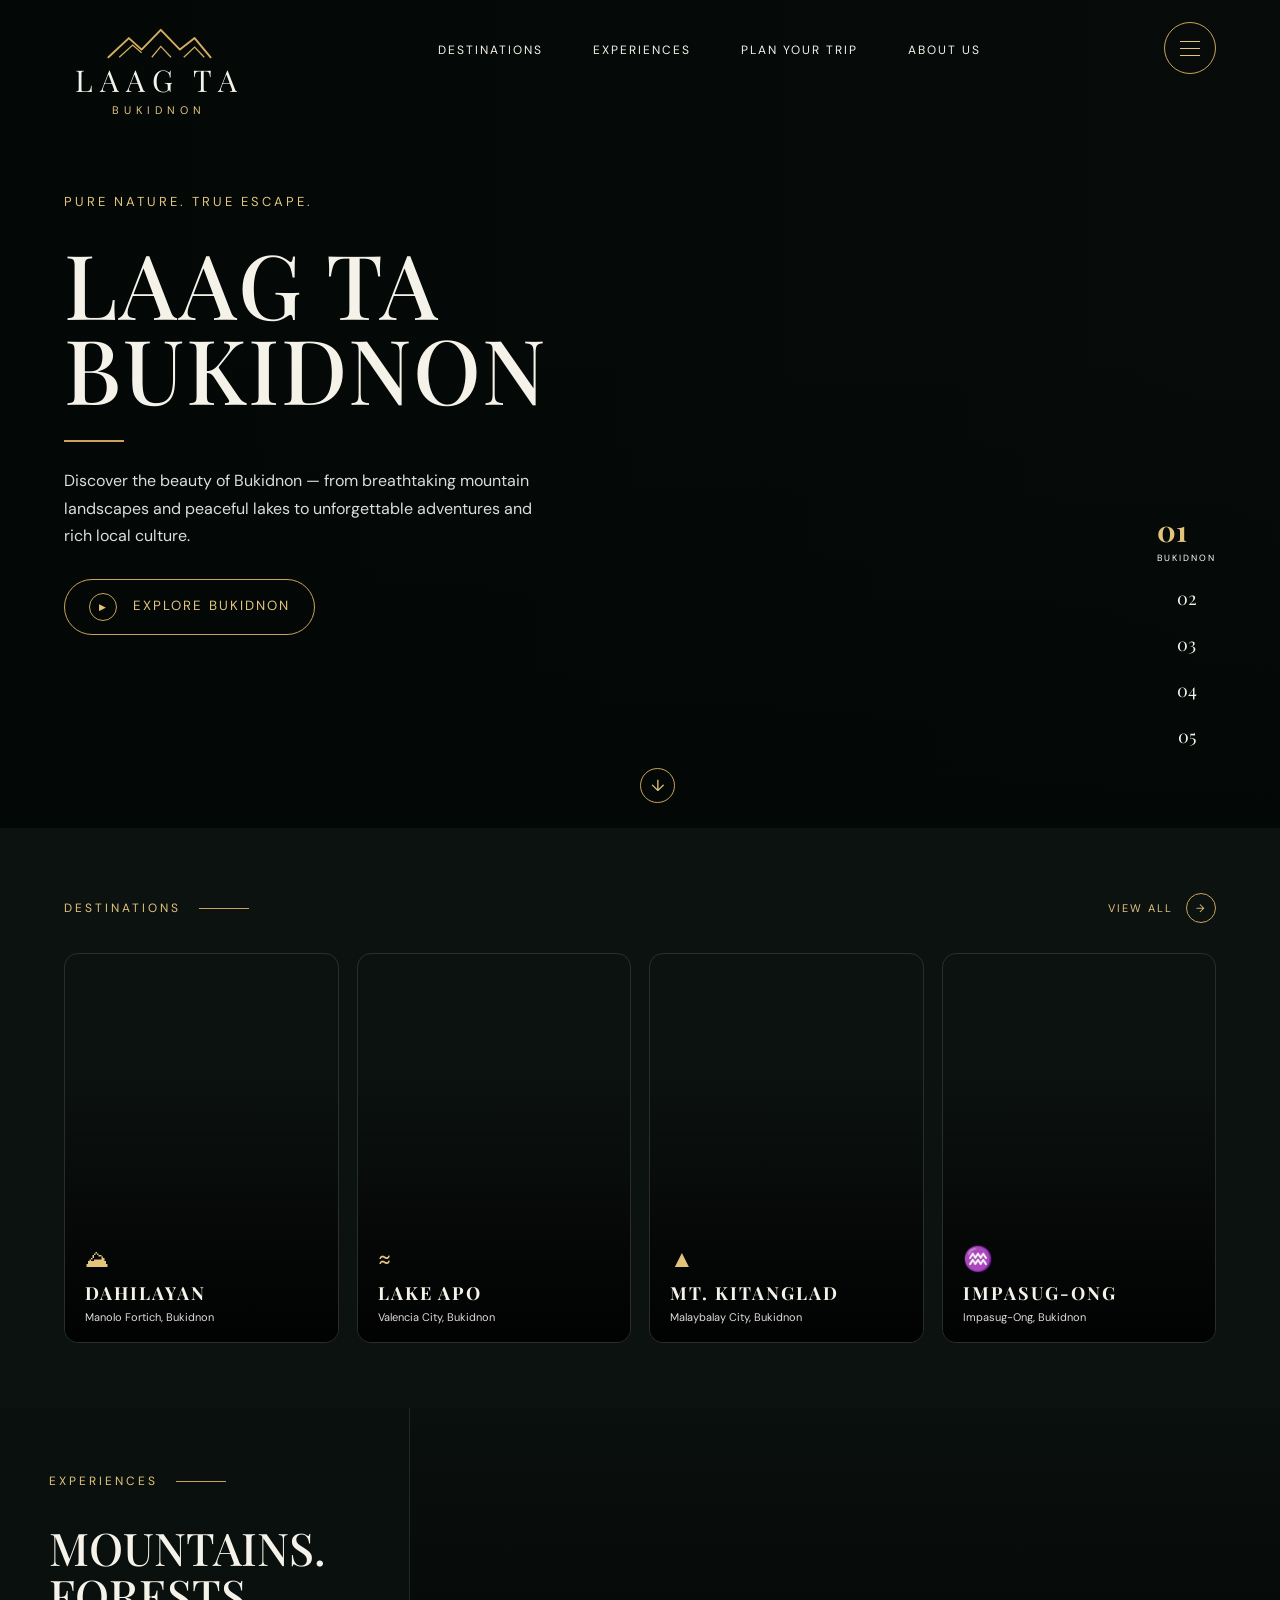
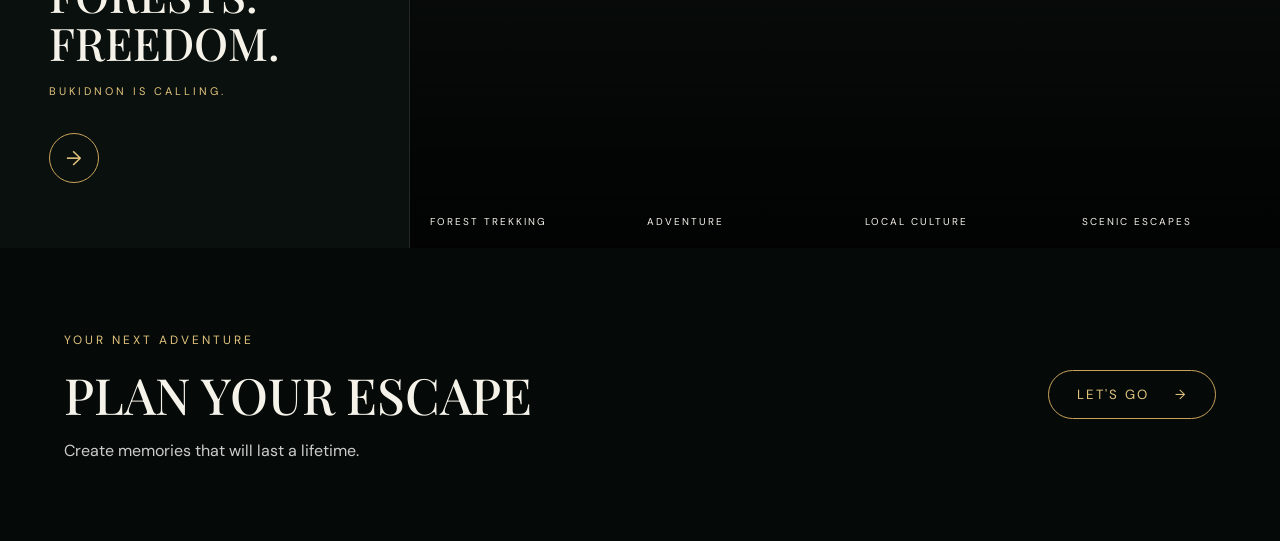
<file: index.html>
<!DOCTYPE html>
<html lang="en">
<head>
    <meta charset="UTF-8">
    <meta name="viewport" content="width=device-width, initial-scale=1.0">

    <title>Laag Ta Bukidnon</title>

    <link rel="preconnect" href="https://fonts.googleapis.com">
    <link rel="preconnect" href="https://fonts.gstatic.com" crossorigin>

    <link href="https://fonts.googleapis.com/css2?family=DM+Sans:wght@300;400;500;600;700&family=Playfair+Display:wght@500;600;700&display=swap" rel="stylesheet">

    <link rel="stylesheet" href="style.css">
</head>

<body>

<!-- =====================================================
     HEADER
===================================================== -->

<header class="header">

    <a href="#" class="logo">

        <!-- MOUNTAIN LOGO -->
        <svg class="mountain-logo"
             viewBox="0 0 180 70"
             xmlns="http://www.w3.org/2000/svg">

            <path
                d="M10 55 L42 25 L62 43 L92 12 L122 43 L145 25 L170 55"
                fill="none"
                stroke="#d5ad5e"
                stroke-width="3"
                stroke-linecap="round"
                stroke-linejoin="round"
            />

            <path
                d="M27 55 L48 36 L62 48"
                fill="none"
                stroke="#d5ad5e"
                stroke-width="2"
            />

            <path
                d="M78 55 L92 38 L108 55"
                fill="none"
                stroke="#d5ad5e"
                stroke-width="2"
            />

            <path
                d="M128 55 L145 39 L160 55"
                fill="none"
                stroke="#d5ad5e"
                stroke-width="2"
            />

        </svg>

        <span class="logo-title">
            LAAG TA
        </span>

        <span class="logo-subtitle">
            BUKIDNON
        </span>

    </a>


    <!-- DESKTOP NAVIGATION -->

    <nav class="navigation">

        <a href="#destinations">
            DESTINATIONS
        </a>

        <a href="#experiences">
            EXPERIENCES
        </a>

        <a href="#plan">
            PLAN YOUR TRIP
        </a>

        <a href="#about">
            ABOUT US
        </a>

    </nav>


    <!-- MENU BUTTON -->

    <button class="menu-button" id="menuButton">

        <span></span>
        <span></span>
        <span></span>

    </button>

</header>



<!-- =====================================================
     MOBILE MENU
===================================================== -->

<div class="mobile-menu" id="mobileMenu">

    <button class="close-button" id="closeButton">
        ×
    </button>

    <a href="#destinations">
        DESTINATIONS
    </a>

    <a href="#experiences">
        EXPERIENCES
    </a>

    <a href="#plan">
        PLAN YOUR TRIP
    </a>

    <a href="#about">
        ABOUT US
    </a>

</div>



<!-- =====================================================
     HERO SECTION
===================================================== -->

<section class="hero" id="about">

    <div class="hero-background"></div>

    <div class="hero-content">

        <p class="eyebrow">
            PURE NATURE. TRUE ESCAPE.
        </p>

        <h1>
            LAAG TA<br>
            BUKIDNON
        </h1>

        <div class="gold-line"></div>

        <p class="hero-description">

            Discover the beauty of Bukidnon —
            from breathtaking mountain landscapes
            and peaceful lakes to unforgettable
            adventures and rich local culture.

        </p>

        <button class="explore-button" id="exploreButton">

            <span class="play-icon">
                ▶
            </span>

            EXPLORE BUKIDNON

        </button>

    </div>


    <!-- HERO PAGINATION -->

    <div class="hero-pagination">

        <div class="pagination active">

            <strong>01</strong>

            <small>
                BUKIDNON
            </small>

        </div>

        <div class="pagination">
            02
        </div>

        <div class="pagination">
            03
        </div>

        <div class="pagination">
            04
        </div>

        <div class="pagination">
            05
        </div>

    </div>


    <div class="scroll-down">
        ↓
    </div>

</section>



<!-- =====================================================
     DESTINATIONS
===================================================== -->

<section class="destinations section" id="destinations">

    <div class="section-header">

        <div class="section-title-wrapper">

            <span class="section-label">
                DESTINATIONS
            </span>

            <span class="section-line"></span>

        </div>


        <button class="view-all" id="viewAll">

            VIEW ALL

            <span>
                →
            </span>

        </button>

    </div>



    <div class="destination-grid">


        <!-- CARD 1 -->

        <article class="destination-card">

            <div class="destination-image dahilayan"></div>

            <div class="destination-overlay"></div>

            <div class="destination-info">

                <span class="location-icon">
                    ⛰
                </span>

                <h3>
                    DAHILAYAN
                </h3>

                <p>
                    Manolo Fortich, Bukidnon
                </p>

            </div>

        </article>



        <!-- CARD 2 -->

        <article class="destination-card">

            <div class="destination-image lake-apo"></div>

            <div class="destination-overlay"></div>

            <div class="destination-info">

                <span class="location-icon">
                    ≈
                </span>

                <h3>
                    LAKE APO
                </h3>

                <p>
                    Valencia City, Bukidnon
                </p>

            </div>

        </article>



        <!-- CARD 3 -->

        <article class="destination-card">

            <div class="destination-image kitanglad"></div>

            <div class="destination-overlay"></div>

            <div class="destination-info">

                <span class="location-icon">
                    ▲
                </span>

                <h3>
                    MT. KITANGLAD
                </h3>

                <p>
                    Malaybalay City, Bukidnon
                </p>

            </div>

        </article>



        <!-- CARD 4 -->

        <article class="destination-card">

            <div class="destination-image impasug"></div>

            <div class="destination-overlay"></div>

            <div class="destination-info">

                <span class="location-icon">
                    ♒
                </span>

                <h3>
                    IMPASUG-ONG
                </h3>

                <p>
                    Impasug-Ong, Bukidnon
                </p>

            </div>

        </article>



        <!-- CARD 5 -->

        <article class="destination-card hidden-card">

            <div class="destination-image kitao"></div>

            <div class="destination-overlay"></div>

            <div class="destination-info">

                <span class="location-icon">
                    ◇
                </span>

                <h3>
                    KITAO VIEW POINT
                </h3>

                <p>
                    Talakag, Bukidnon
                </p>

            </div>

        </article>



        <!-- CARD 6 -->

        <article class="destination-card hidden-card">

            <div class="destination-image falls"></div>

            <div class="destination-overlay"></div>

            <div class="destination-info">

                <span class="location-icon">
                    ≋
                </span>

                <h3>
                    WATERFALLS
                </h3>

                <p>
                    Bukidnon
                </p>

            </div>

        </article>



        <!-- CARD 7 -->

        <article class="destination-card hidden-card">

            <div class="destination-image ranch"></div>

            <div class="destination-overlay"></div>

            <div class="destination-info">

                <span class="location-icon">
                    ♞
                </span>

                <h3>
                    COMMUNAL RANCH
                </h3>

                <p>
                    Impasug-Ong, Bukidnon
                </p>

            </div>

        </article>



        <!-- CARD 8 -->

        <article class="destination-card hidden-card">

            <div class="destination-image sunrise"></div>

            <div class="destination-overlay"></div>

            <div class="destination-info">

                <span class="location-icon">
                    ☼
                </span>

                <h3>
                    MOUNTAIN ESCAPE
                </h3>

                <p>
                    Bukidnon Highlands
                </p>

            </div>

        </article>

    </div>

</section>



<!-- =====================================================
     EXPERIENCES
===================================================== -->

<section class="experiences" id="experiences">


    <div class="experience-text">

        <div class="section-title-wrapper">

            <span class="section-label">
                EXPERIENCES
            </span>

            <span class="section-line"></span>

        </div>


        <h2>

            MOUNTAINS.<br>
            FORESTS.<br>
            FREEDOM.

        </h2>


        <p class="experience-subtitle">

            BUKIDNON IS CALLING.

        </p>


        <button class="round-button">

            →

        </button>

    </div>



    <div class="experience-gallery">


        <div class="experience-card forest">

            <div class="experience-overlay"></div>

            <span>
                FOREST TREKKING
            </span>

        </div>


        <div class="experience-card adventure">

            <div class="experience-overlay"></div>

            <span>
                ADVENTURE
            </span>

        </div>


        <div class="experience-card culture">

            <div class="experience-overlay"></div>

            <span>
                LOCAL CULTURE
            </span>

        </div>


        <div class="experience-card scenic">

            <div class="experience-overlay"></div>

            <span>
                SCENIC ESCAPES
            </span>

        </div>

    </div>

</section>



<!-- =====================================================
     PLAN YOUR ESCAPE
===================================================== -->

<section class="plan" id="plan">

    <div class="plan-background"></div>

    <div class="plan-content">

        <span class="section-label">
            YOUR NEXT ADVENTURE
        </span>

        <h2>
            PLAN YOUR ESCAPE
        </h2>

        <p>
            Create memories that will last a lifetime.
        </p>

    </div>


    <button class="lets-go" id="letsGo">

        LET'S GO

        <span>
            →
        </span>

    </button>

</section>



<!-- =====================================================
     MODAL
===================================================== -->

<div class="modal" id="modal">

    <div class="modal-box">

        <button class="modal-close" id="modalClose">
            ×
        </button>


        <span class="section-label">
            PLAN YOUR ESCAPE
        </span>


        <h2>
            Where will you go?
        </h2>


        <p>
            Choose your next Bukidnon destination.
        </p>


        <div class="modal-destinations">

            <button>
                Dahilayan
            </button>

            <button>
                Lake Apo
            </button>

            <button>
                Mt. Kitanglad
            </button>

            <button>
                Impasug-Ong
            </button>

        </div>

    </div>

</div>



<script src="script.js"></script>

</body>
</html>
</file>
<file: style.css>
* {
    margin: 0;
    padding: 0;
    box-sizing: border-box;
}

:root {
    --background: #080d0c;
    --dark: #0c1210;
    --dark2: #101715;

    --gold: #c9a35a;
    --gold-light: #e2c47d;

    --white: #f5f2e9;
    --gray: #b8bbb5;
}

html {
    scroll-behavior: smooth;
}

body {
    background: var(--background);
    color: var(--white);

    font-family: "DM Sans", sans-serif;
}

button {
    font-family: inherit;
    cursor: pointer;
}

a {
    text-decoration: none;
    color: inherit;
}


/* =====================================================
   HEADER
===================================================== */

.header {

    position: absolute;

    top: 0;
    left: 0;

    z-index: 20;

    width: 100%;

    height: 120px;

    padding: 22px 5%;

    display: flex;

    align-items: flex-start;

    justify-content: space-between;
}


/* =====================================================
   LOGO
===================================================== */

.logo {

    width: 190px;

    display: flex;

    flex-direction: column;

    align-items: center;

    justify-content: center;
}


.mountain-logo {

    width: 115px;

    height: 45px;

    display: block;

    margin-bottom: -2px;
}


.logo-title {

    font-family: "Playfair Display", serif;

    font-size: 30px;

    line-height: 1;

    letter-spacing: 7px;

    white-space: nowrap;
}


.logo-subtitle {

    color: var(--gold-light);

    font-size: 11px;

    letter-spacing: 5px;

    margin-top: 8px;
}


/* =====================================================
   NAVIGATION
===================================================== */

.navigation {

    display: flex;

    gap: 50px;

    margin-top: 20px;
}


.navigation a {

    font-size: 12px;

    letter-spacing: 2px;

    transition: .3s;
}


.navigation a:hover {

    color: var(--gold-light);
}


/* =====================================================
   MENU BUTTON
===================================================== */

.menu-button {

    width: 52px;

    height: 52px;

    border-radius: 50%;

    border: 1px solid var(--gold);

    background: transparent;

    display: flex;

    flex-direction: column;

    align-items: center;

    justify-content: center;

    gap: 6px;
}


.menu-button span {

    width: 20px;

    height: 1px;

    background: var(--gold-light);
}


/* =====================================================
   MOBILE MENU
===================================================== */

.mobile-menu {

    position: fixed;

    inset: 0;

    z-index: 100;

    background: #080d0c;

    display: none;

    align-items: center;

    justify-content: center;

    flex-direction: column;

    gap: 30px;
}


.mobile-menu.active {

    display: flex;
}


.mobile-menu a {

    font-family: "Playfair Display", serif;

    font-size: 30px;
}


.close-button {

    position: absolute;

    top: 20px;

    right: 30px;

    background: none;

    border: none;

    color: var(--gold-light);

    font-size: 40px;
}


/* =====================================================
   HERO
===================================================== */

.hero {

    min-height: 780px;

    height: 92vh;

    position: relative;

    overflow: hidden;

    display: flex;

    align-items: center;
}


.hero-background {

    position: absolute;

    inset: 0;

    background-image:

        linear-gradient(
            90deg,
            rgba(3,8,7,.95) 0%,
            rgba(3,8,7,.65) 40%,
            rgba(3,8,7,.20) 100%
        ),

        linear-gradient(
            0deg,
            rgba(3,8,7,.85),
            transparent 60%
        ),

        url("https://images.unsplash.com/photo-1500534623283-312aade485b7?auto=format&fit=crop&w=2000&q=90");

    background-size: cover;

    background-position: center;
}


.hero-content {

    position: relative;

    z-index: 3;

    width: 530px;

    margin-left: 5%;
}


.eyebrow {

    color: var(--gold-light);

    font-size: 13px;

    letter-spacing: 3px;
}


.hero h1 {

    font-family: "Playfair Display", serif;

    font-weight: 500;

    font-size: clamp(60px, 7vw, 105px);

    line-height: .95;

    letter-spacing: 2px;

    margin: 30px 0;
}


.gold-line {

    width: 60px;

    height: 2px;

    background: var(--gold);

    margin-bottom: 25px;
}


.hero-description {

    max-width: 470px;

    color: #ddd;

    font-size: 16px;

    line-height: 1.7;
}


.explore-button {

    margin-top: 30px;

    padding: 13px 24px;

    border-radius: 30px;

    border: 1px solid var(--gold);

    background: transparent;

    color: var(--gold-light);

    letter-spacing: 2px;

    transition: .3s;
}


.explore-button:hover {

    background: var(--gold);

    color: #111;
}


.play-icon {

    width: 28px;

    height: 28px;

    display: inline-flex;

    align-items: center;

    justify-content: center;

    border: 1px solid var(--gold);

    border-radius: 50%;

    font-size: 9px;

    margin-right: 10px;
}


/* =====================================================
   HERO PAGINATION
===================================================== */

.hero-pagination {

    position: absolute;

    right: 5%;

    bottom: 80px;

    z-index: 5;

    display: flex;

    flex-direction: column;

    align-items: center;

    gap: 22px;
}


.pagination {

    font-family: "Playfair Display", serif;

    font-size: 18px;
}


.pagination.active {

    color: var(--gold-light);

    font-size: 29px;
}


.pagination small {

    display: block;

    color: white;

    font-family: "DM Sans";

    font-size: 9px;

    letter-spacing: 2px;

    margin-top: 3px;
}


/* =====================================================
   SCROLL
===================================================== */

.scroll-down {

    position: absolute;

    bottom: 25px;

    left: 50%;

    z-index: 5;

    width: 35px;

    height: 35px;

    border: 1px solid var(--gold);

    border-radius: 50%;

    display: flex;

    align-items: center;

    justify-content: center;

    color: var(--gold-light);

    animation: floating 2s infinite;
}


@keyframes floating {

    0%,
    100% {
        transform: translateY(0);
    }

    50% {
        transform: translateY(7px);
    }

}


/* =====================================================
   GENERAL SECTION
===================================================== */

.section {

    padding: 65px 5%;

    background: var(--dark);
}


.section-header {

    display: flex;

    align-items: center;

    justify-content: space-between;

    margin-bottom: 30px;
}


.section-title-wrapper {

    display: flex;

    align-items: center;

    gap: 18px;
}


.section-label {

    color: var(--gold-light);

    letter-spacing: 3px;

    font-size: 12px;
}


.section-line {

    width: 50px;

    height: 1px;

    background: var(--gold);
}


/* =====================================================
   DESTINATION GRID
===================================================== */

.destination-grid {

    display: grid;

    grid-template-columns: repeat(4, 1fr);

    gap: 18px;
}


.destination-card {

    height: 390px;

    position: relative;

    overflow: hidden;

    border-radius: 14px;

    border: 1px solid rgba(255,255,255,.12);

    transition: .4s;
}


.destination-card:hover {

    transform: translateY(-8px);

    border-color: var(--gold);
}


/* =====================================================
   DESTINATION PHOTOS
===================================================== */

.destination-image {

    position: absolute;

    inset: 0;

    background-size: cover;

    background-position: center;

    transition: .5s;
}


.destination-card:hover .destination-image {

    transform: scale(1.08);
}


.dahilayan {

    background-image: url(
        "https://images.unsplash.com/photo-1464822759023-fed622ff2c3b?auto=format&fit=crop&w=1000&q=85"
    );
}


.lake-apo {

    background-image: url(
        "https://images.unsplash.com/photo-1439853949127-fa647821eba0?auto=format&fit=crop&w=1000&q=85"
    );
}


.kitanglad {

    background-image: url(
        "https://images.unsplash.com/photo-1464278533981-50106e6176b1?auto=format&fit=crop&w=1000&q=85"
    );
}


.impasug {

    background-image: url(
        "https://images.unsplash.com/photo-1448375240586-882707db888b?auto=format&fit=crop&w=1000&q=85"
    );
}


.kitao {

    background-image: url(
        "https://images.unsplash.com/photo-1500534623283-312aade485b7?auto=format&fit=crop&w=1000&q=85"
    );
}


.falls {

    background-image: url(
        "https://images.unsplash.com/photo-1433086966358-54859d0ed716?auto=format&fit=crop&w=1000&q=85"
    );
}


.ranch {

    background-image: url(
        "https://images.unsplash.com/photo-1500534623283-312aade485b7?auto=format&fit=crop&w=1000&q=85"
    );
}


.sunrise {

    background-image: url(
        "https://images.unsplash.com/photo-1500534623283-312aade485b7?auto=format&fit=crop&w=1000&q=85"
    );
}


/* =====================================================
   CARD OVERLAY
===================================================== */

.destination-overlay {

    position: absolute;

    inset: 0;

    background:

        linear-gradient(
            transparent 30%,
            rgba(0,0,0,.92)
        );
}


/* =====================================================
   CARD INFO
===================================================== */

.destination-info {

    position: absolute;

    z-index: 3;

    left: 20px;

    right: 20px;

    bottom: 18px;
}


.location-icon {

    color: var(--gold-light);

    font-size: 24px;
}


.destination-info h3 {

    font-family: "Playfair Display", serif;

    font-size: 18px;

    letter-spacing: 2px;

    margin-top: 7px;
}


.destination-info p {

    color: #ddd;

    font-size: 11px;

    margin-top: 5px;
}


.hidden-card {

    display: none;
}


/* =====================================================
   VIEW ALL
===================================================== */

.view-all {

    background: none;

    border: none;

    color: var(--gold-light);

    letter-spacing: 2px;

    font-size: 11px;
}


.view-all span {

    display: inline-flex;

    align-items: center;

    justify-content: center;

    width: 30px;

    height: 30px;

    border: 1px solid var(--gold);

    border-radius: 50%;

    margin-left: 8px;
}


/* =====================================================
   EXPERIENCES
===================================================== */

.experiences {

    display: grid;

    grid-template-columns: 32% 68%;

    background: #0a100e;
}


.experience-text {

    padding: 65px 12%;

    border-right: 1px solid rgba(255,255,255,.1);
}


.experience-text h2 {

    font-family: "Playfair Display", serif;

    font-size: 45px;

    font-weight: 500;

    line-height: 1.05;

    margin: 35px 0 18px;
}


.experience-subtitle {

    color: var(--gold-light);

    font-size: 11px;

    letter-spacing: 3px;
}


.round-button {

    margin-top: 35px;

    width: 50px;

    height: 50px;

    border-radius: 50%;

    border: 1px solid var(--gold);

    background: transparent;

    color: var(--gold-light);

    font-size: 20px;
}


.experience-gallery {

    display: grid;

    grid-template-columns: repeat(4, 1fr);

    min-height: 390px;
}


.experience-card {

    position: relative;

    background-size: cover;

    background-position: center;

    display: flex;

    align-items: flex-end;

    padding: 20px;

    overflow: hidden;
}


.experience-card span {

    position: relative;

    z-index: 3;

    font-size: 10px;

    letter-spacing: 2px;
}


.experience-overlay {

    position: absolute;

    inset: 0;

    background:

        linear-gradient(
            transparent,
            rgba(0,0,0,.85)
        );
}


.forest {

    background-image: url(
        "https://images.unsplash.com/photo-1448375240586-882707db888b?auto=format&fit=crop&w=900&q=85"
    );
}


.adventure {

    background-image: url(
        "https://images.unsplash.com/photo-1551632811-561732d1e306?auto=format&fit=crop&w=900&q=85"
    );
}


.culture {

    background-image: url(
        "https://images.unsplash.com/photo-1523731407965-2430cd12f5e4?auto=format&fit=crop&w=900&q=85"
    );
}


.scenic {

    background-image: url(
        "https://images.unsplash.com/photo-1500530855697-b586d89ba3ee?auto=format&fit=crop&w=900&q=85"
    );
}


/* =====================================================
   PLAN
===================================================== */

.plan {

    position: relative;

    display: flex;

    align-items: center;

    justify-content: space-between;

    padding: 80px 5%;

    overflow: hidden;
}


.plan-background {

    position: absolute;

    inset: 0;

    background:

        linear-gradient(
            rgba(5,9,8,.91),
            rgba(5,9,8,.95)
        ),

        url(
            "https://images.unsplash.com/photo-1464822759023-fed622ff2c3b?auto=format&fit=crop&w=2000&q=85"
        );

    background-size: cover;

    background-position: center;
}


.plan-content,
.lets-go {

    position: relative;

    z-index: 2;
}


.plan h2 {

    font-family: "Playfair Display", serif;

    font-weight: 500;

    font-size: 50px;

    margin: 12px 0;
}


.plan p {

    color: #ccc;
}


.lets-go {

    padding: 15px 28px;

    border-radius: 30px;

    border: 1px solid var(--gold);

    background: transparent;

    color: var(--gold-light);

    letter-spacing: 2px;

    transition: .3s;
}


.lets-go:hover {

    background: var(--gold);

    color: #111;
}


.lets-go span {

    margin-left: 20px;
}


/* =====================================================
   MODAL
===================================================== */

.modal {

    position: fixed;

    inset: 0;

    z-index: 200;

    display: none;

    align-items: center;

    justify-content: center;

    padding: 20px;

    background: rgba(0,0,0,.8);
}


.modal.active {

    display: flex;
}


.modal-box {

    position: relative;

    width: 100%;

    max-width: 550px;

    padding: 45px;

    border-radius: 18px;

    border: 1px solid rgba(201,163,90,.4);

    background: #101715;
}


.modal-box h2 {

    font-family: "Playfair Display", serif;

    font-size: 45px;

    margin: 15px 0;
}


.modal-box p {

    color: var(--gray);
}


.modal-close {

    position: absolute;

    top: 15px;

    right: 20px;

    border: none;

    background: none;

    color: white;

    font-size: 30px;
}


.modal-destinations {

    display: grid;

    grid-template-columns: 1fr 1fr;

    gap: 10px;

    margin-top: 25px;
}


.modal-destinations button {

    padding: 15px;

    border-radius: 8px;

    border: 1px solid rgba(201,163,90,.4);

    background: #151e1b;

    color: white;

    transition: .3s;
}


.modal-destinations button:hover {

    background: var(--gold);

    color: #111;
}


/* =====================================================
   TABLET
===================================================== */

@media(max-width:1000px) {

    .navigation {

        gap: 20px;
    }


    .destination-grid {

        grid-template-columns: repeat(2, 1fr);
    }


    .experiences {

        grid-template-columns: 1fr;
    }


    .experience-text {

        border-right: none;

        border-bottom: 1px solid rgba(255,255,255,.1);
    }

}


/* =====================================================
   MOBILE
===================================================== */

@media(max-width:700px) {

    .header {

        padding: 18px 5%;
    }


    .navigation {

        display: none;
    }


    .logo {

        width: 150px;
    }


    .mountain-logo {

        width: 85px;

        height: 35px;
    }


    .logo-title {

        font-size: 22px;

        letter-spacing: 5px;
    }


    .logo-subtitle {

        font-size: 9px;

        letter-spacing: 4px;
    }


    .hero {

        height: 780px;

        min-height: 0;
    }


    .hero-content {

        width: 80%;

        margin-left: 6%;
    }


    .hero h1 {

        font-size: 52px;
    }


    .hero-description {

        font-size: 14px;
    }


    .hero-pagination {

        display: none;
    }


    .destination-grid {

        grid-template-columns: 1fr 1fr;

        gap: 10px;
    }


    .destination-card {

        height: 300px;
    }


    .destination-info {

        left: 12px;

        right: 12px;

        bottom: 12px;
    }


    .destination-info h3 {

        font-size: 13px;
    }


    .destination-info p {

        font-size: 9px;
    }


    .experiences {

        display: block;
    }


    .experience-text {

        padding: 50px 6%;
    }


    .experience-text h2 {

        font-size: 38px;
    }


    .experience-gallery {

        grid-template-columns: 1fr 1fr;
    }


    .experience-card {

        min-height: 220px;
    }


    .plan {

        display: block;

        padding: 60px 6%;
    }


    .plan h2 {

        font-size: 38px;
    }


    .lets-go {

        margin-top: 25px;
    }

}


/* =====================================================
   SMALL PHONE
===================================================== */

@media(max-width:430px) {

    .hero h1 {

        font-size: 48px;
    }


    .destination-grid {

        grid-template-columns: 1fr;
    }


    .destination-card {

        height: 380px;
    }


    .experience-gallery {

        grid-template-columns: 1fr 1fr;
    }

}
</file>
